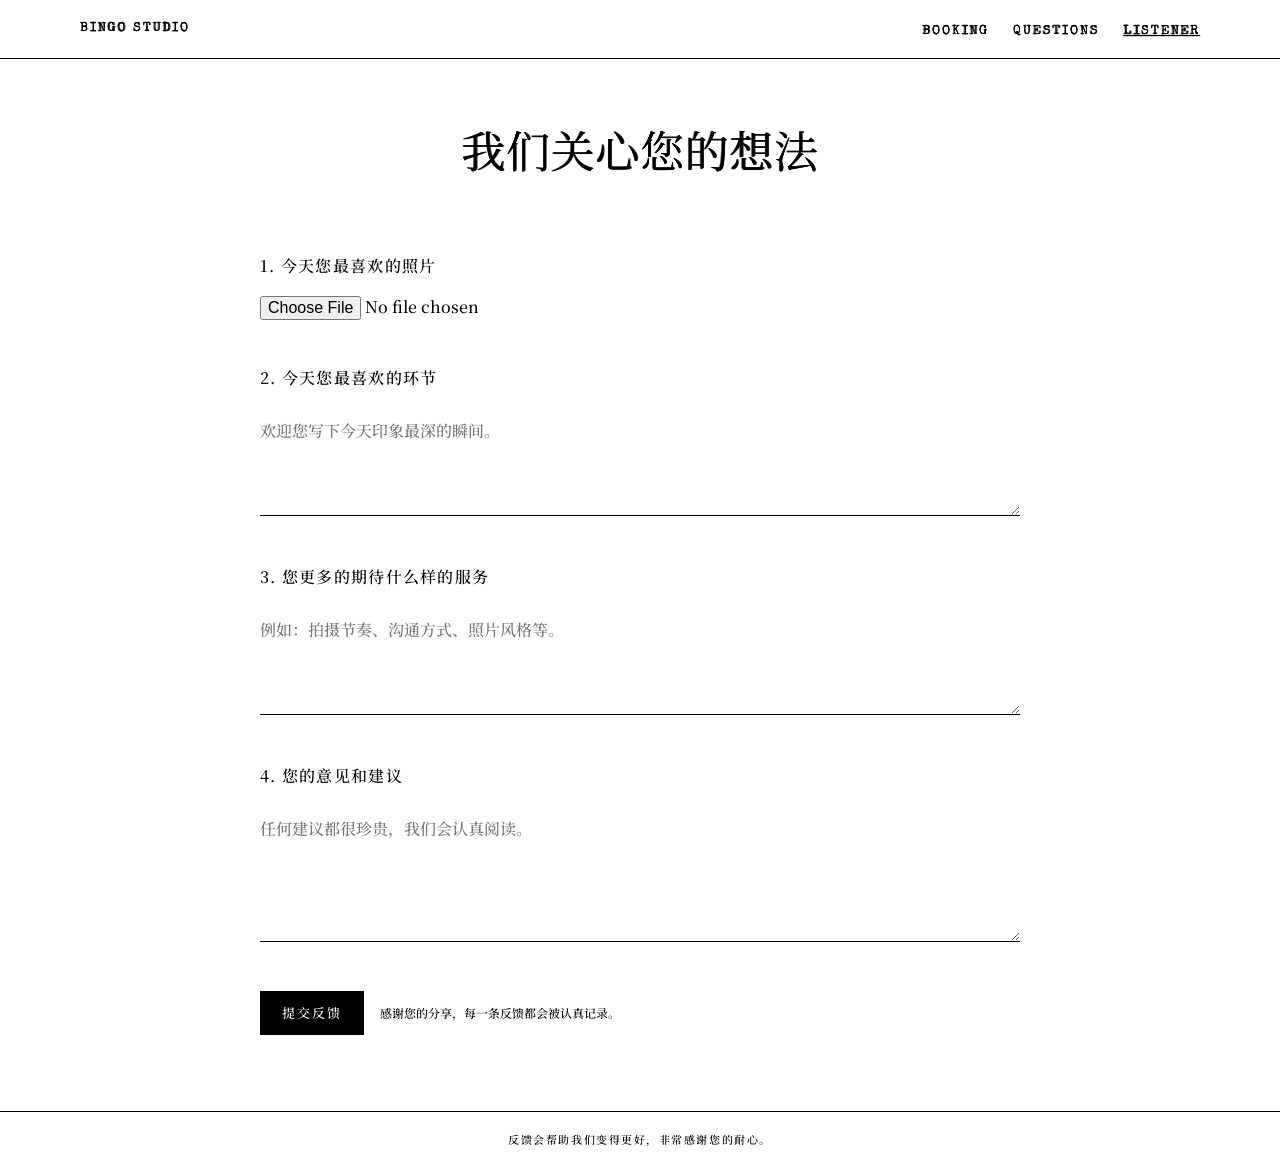
<file: about.html>
<!DOCTYPE html>
<html lang="zh-CN">
  <head>
    <meta charset="UTF-8" />
    <meta
      name="viewport"
      content="width=device-width, initial-scale=1.0, viewport-fit=cover"
    />
    <title>Listener - 宠物拍摄预约</title>
    <link rel="stylesheet" href="styles.css" />
  </head>
  <body class="listener-page">
    <div class="page">
      <header class="site-header">
        <div class="container nav-inner">
          <a class="nav-left" href="index.html">BINGO STUDIO</a>
          <nav>
            <ul>
              <li><a href="booking.html">booking</a></li>
              <li><a href="faq.html">questions</a></li>
              <li><a href="about.html" class="active">listener</a></li>
            </ul>
          </nav>
        </div>
      </header>

      <main class="main">
        <div class="container">
          <section class="page-heading listener-heading">
            <h1 class="page-title">我们关心您的想法</h1>
          </section>

          <section class="form-section listener-form-section">
            <form
              id="listener-form"
              class="form-card listener-form-card"
              data-api="feedback"
              data-source="listener"
            >
              <div class="form-group">
                <label class="form-label" for="listener-photo">
                  1. 今天您最喜欢的照片
                </label>
                <input
                  type="file"
                  id="listener-photo"
                  name="listenerPhoto"
                  accept="image/*"
                />
              </div>

              <div class="form-group">
                <label class="form-label" for="listener-fav-part">
                  2. 今天您最喜欢的环节
                </label>
                <textarea
                  id="listener-fav-part"
                  name="listenerFavoritePart"
                  rows="3"
                  placeholder="欢迎您写下今天印象最深的瞬间。"
                ></textarea>
              </div>

              <div class="form-group">
                <label class="form-label" for="listener-expect-service">
                  3. 您更多的期待什么样的服务
                </label>
                <textarea
                  id="listener-expect-service"
                  name="listenerExpectedService"
                  rows="3"
                  placeholder="例如：拍摄节奏、沟通方式、照片风格等。"
                ></textarea>
              </div>

              <div class="form-group">
                <label class="form-label" for="listener-advice">
                  4. 您的意见和建议
                </label>
                <textarea
                  id="listener-advice"
                  name="listenerAdvice"
                  rows="4"
                  placeholder="任何建议都很珍贵，我们会认真阅读。"
                ></textarea>
              </div>

              <div class="form-actions">
                <button type="submit" class="btn">提交反馈</button>
                <div class="helper-text">感谢您的分享，每一条反馈都会被认真记录。</div>
              </div>
              <div class="form-message helper-text" aria-live="polite"></div>
            </form>
          </section>
        </div>
      </main>

      <footer class="site-footer">
        <div class="container">
          反馈会帮助我们变得更好，非常感谢您的耐心。
        </div>
      </footer>
    </div>
    <script src="feedback.js"></script>
  </body>
</html>
</file>
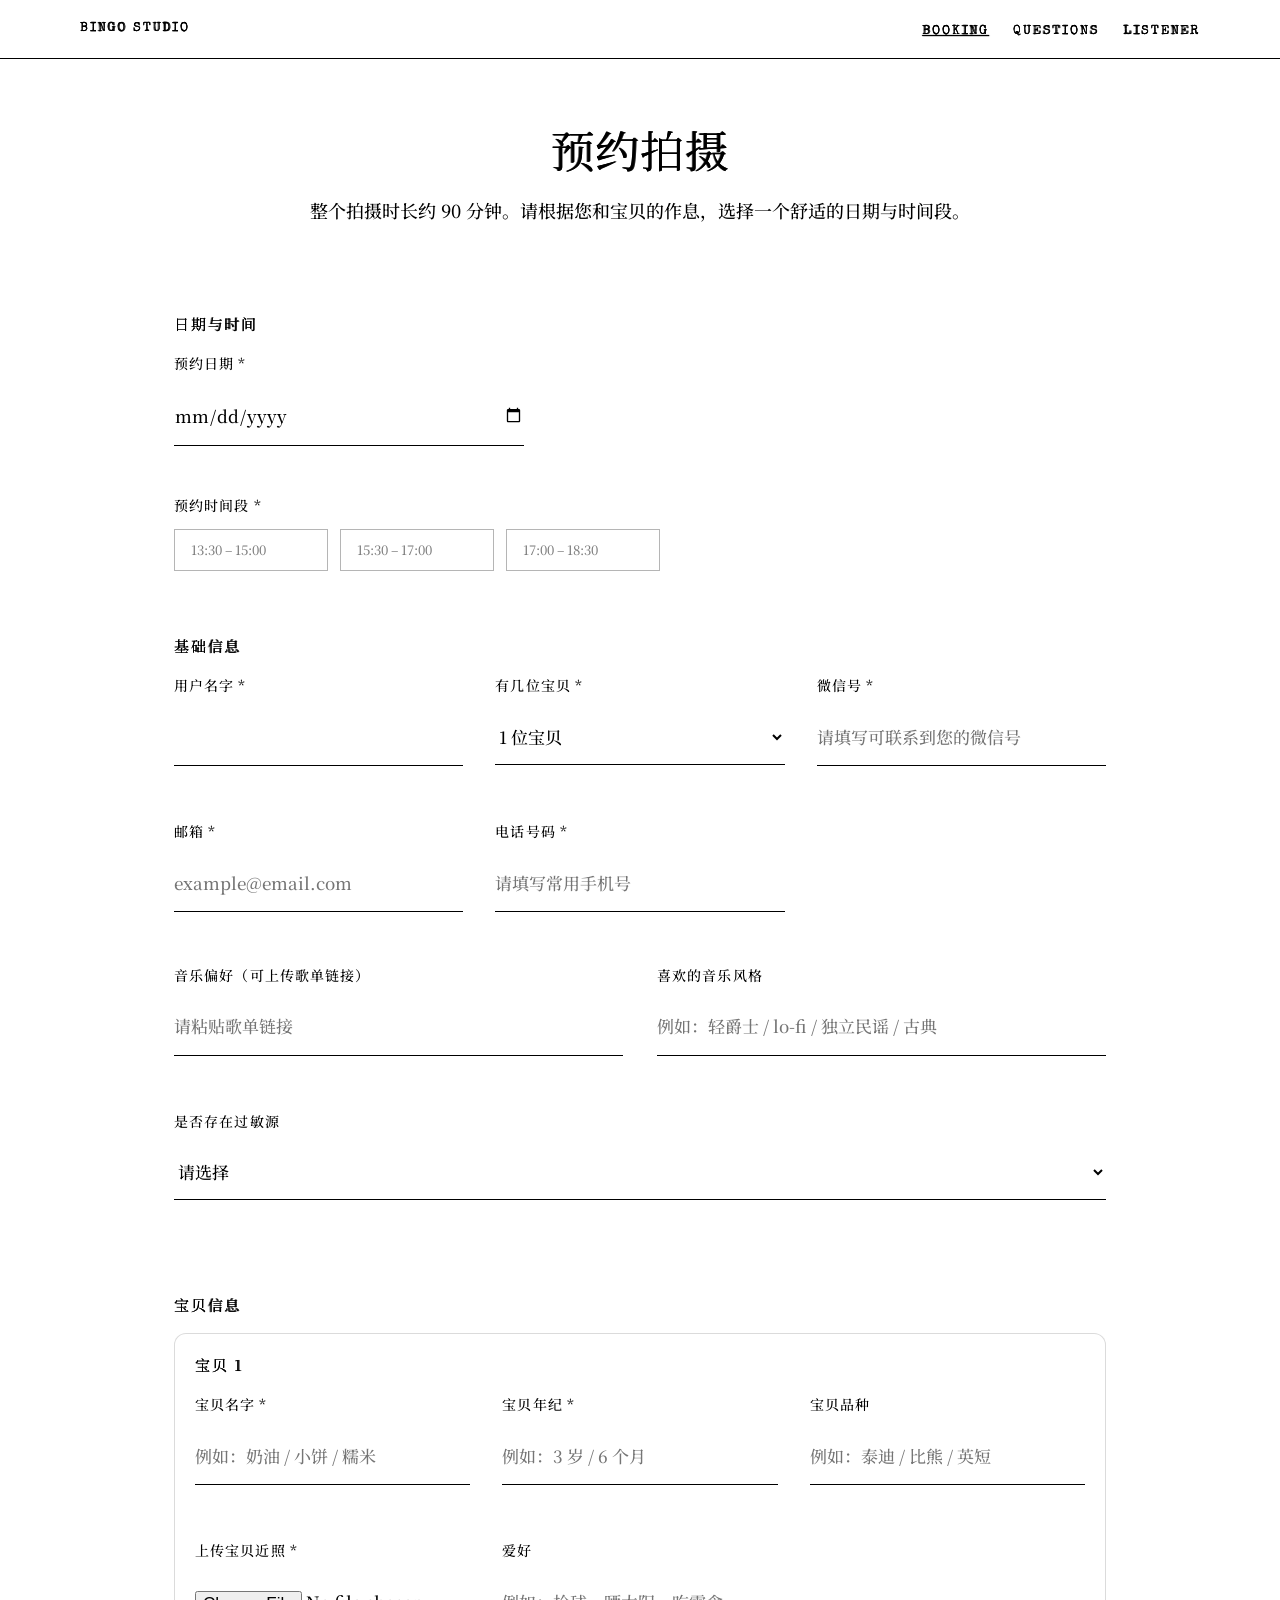
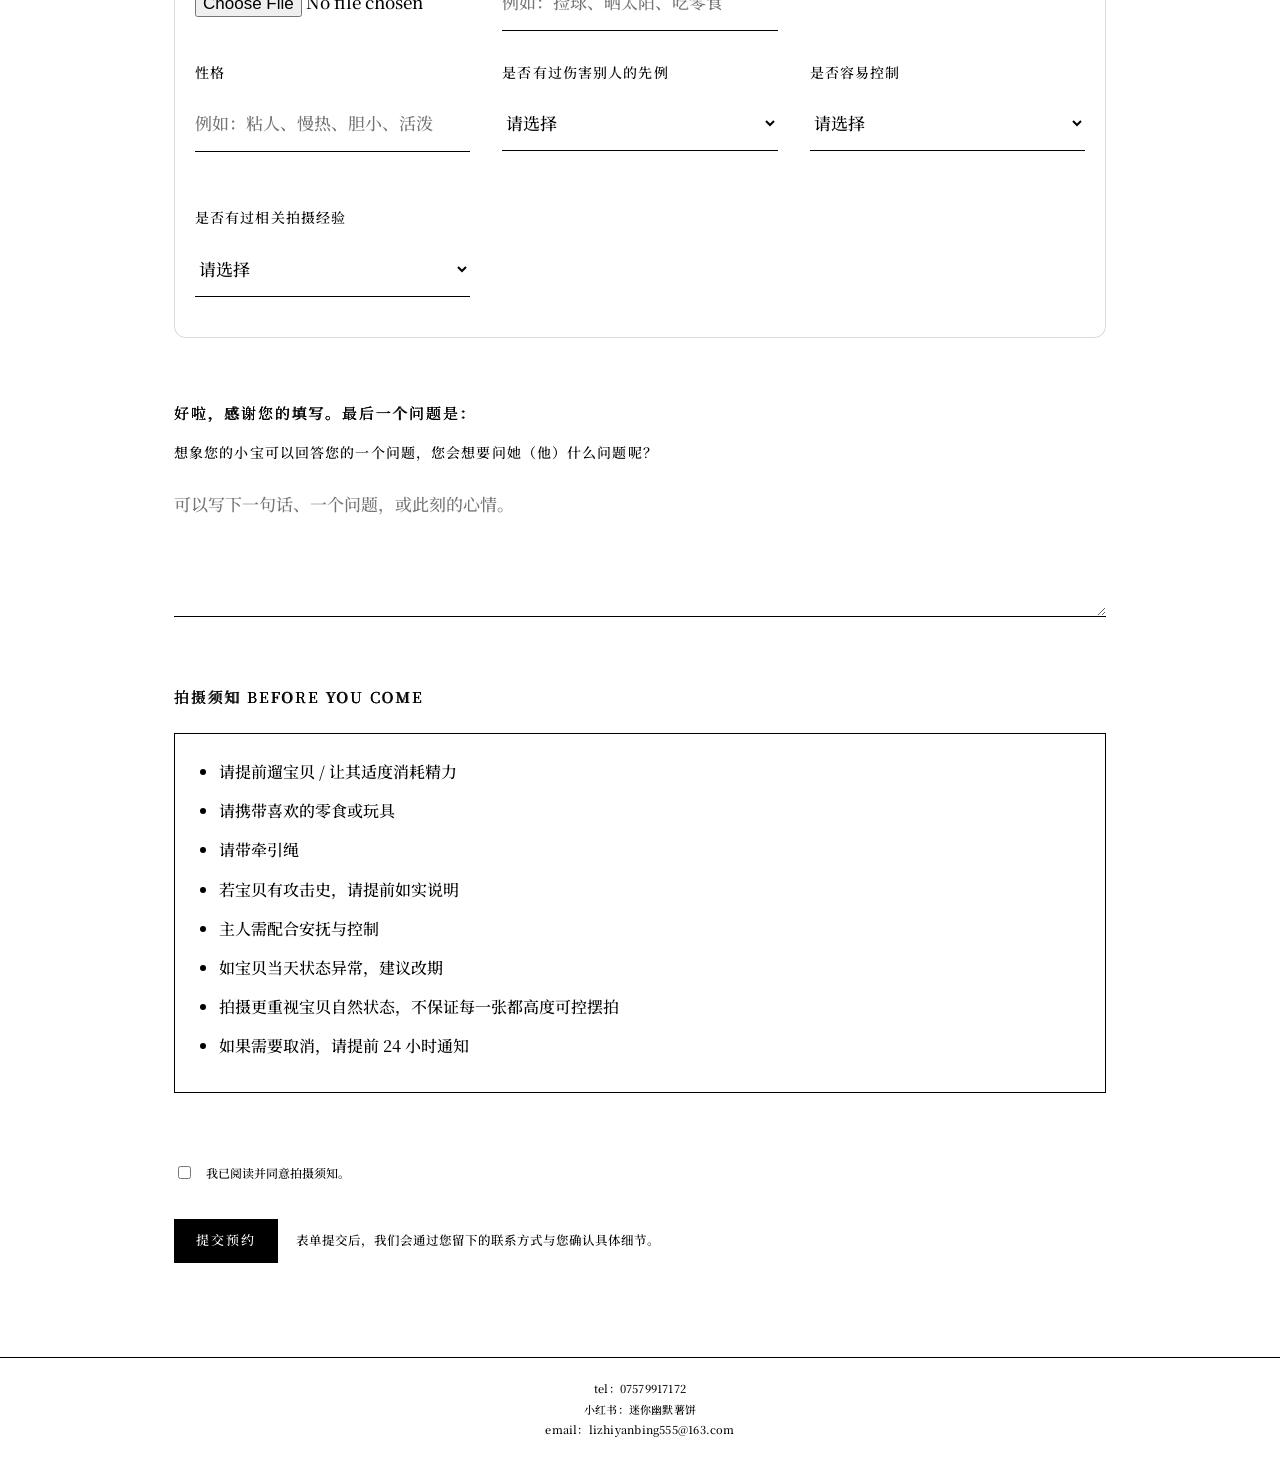
<file: booking.html>
<!DOCTYPE html>
<html lang="zh-CN">
  <head>
    <meta charset="UTF-8" />
    <meta
      name="viewport"
      content="width=device-width, initial-scale=1.0, viewport-fit=cover"
    />
    <title>预约拍摄 - 宠物拍摄预约</title>
    <link rel="stylesheet" href="styles.css" />
  </head>
  <body class="booking-page">
    <div class="page">
      <header class="site-header">
        <div class="container nav-inner">
          <a class="nav-left" href="index.html">BINGO STUDIO</a>
          <nav>
            <ul>
              <li><a href="booking.html" class="active">booking</a></li>
              <li><a href="faq.html">questions</a></li>
              <li><a href="about.html">listener</a></li>
            </ul>
          </nav>
        </div>
      </header>

      <main class="main">
        <div class="container">
          <section class="page-heading">
            <h1 class="page-title">预约拍摄</h1>
            <p class="page-description">
              整个拍摄时长约 90
              分钟。请根据您和宝贝的作息，选择一个舒适的日期与时间段。
            </p>
          </section>

          <section class="form-section">
            <form id="booking-form" class="form-card" novalidate>
              <section aria-labelledby="date-time-heading" class="form-group">
                <h2 id="date-time-heading" class="section-title">
                  日期与时间
                </h2>
                <div class="spacing-sm"></div>

                <div class="form-group-inline booking-date-row">
                  <div class="form-group">
                    <label class="form-label" for="date">
                      预约日期<span class="required">*</span>
                    </label>
                    <input
                      type="date"
                      id="date"
                      name="date"
                      required
                    />
                  </div>
                </div>

                <div class="spacing-sm"></div>

                <div class="form-group">
                  <label class="form-label">
                    预约时间段<span class="required">*</span>
                  </label>
                  <div id="time-slots" class="time-slots" role="radiogroup">
                    <!-- 由脚本渲染固定时间段 -->
                  </div>
                  <div
                    id="booking-unavailable-message"
                    class="error-text"
                    aria-live="polite"
                  ></div>
                  <input type="hidden" id="time" name="time" required />
                </div>
              </section>

              <div class="spacing-md"></div>

              <section aria-labelledby="basic-info-heading" class="form-group">
                <h2 id="basic-info-heading" class="section-title">
                  基础信息
                </h2>
                <div class="spacing-sm"></div>

                <div class="form-group-inline">
                  <div class="form-group">
                    <label class="form-label" for="owner-name">
                      用户名字<span class="required">*</span>
                    </label>
                    <input
                      type="text"
                      id="owner-name"
                      name="ownerName"
                      required
                    />
                  </div>
                  <div class="form-group">
                    <label class="form-label" for="baby-count">
                      有几位宝贝<span class="required">*</span>
                    </label>
                    <select id="baby-count" name="babyCount" required>
                      <option value="1">1 位宝贝</option>
                      <option value="2">2 位宝贝</option>
                    </select>
                  </div>
                  <div class="form-group">
                    <label class="form-label" for="wechat-id">
                      微信号<span class="required">*</span>
                    </label>
                    <input
                      type="text"
                      id="wechat-id"
                      name="wechatId"
                      placeholder="请填写可联系到您的微信号"
                      required
                    />
                  </div>
                  <div class="form-group">
                    <label class="form-label" for="email">
                      邮箱<span class="required">*</span>
                    </label>
                    <input
                      type="email"
                      id="email"
                      name="email"
                      placeholder="example@email.com"
                      required
                    />
                  </div>
                  <div class="form-group">
                    <label class="form-label" for="phone">
                      电话号码<span class="required">*</span>
                    </label>
                    <input
                      type="tel"
                      id="phone"
                      name="phone"
                      placeholder="请填写常用手机号"
                      required
                    />
                  </div>
                </div>

                <div class="spacing-sm"></div>

                <div class="form-group-inline booking-music-row">
                  <div class="form-group">
                    <label class="form-label" for="music-playlist">
                      音乐偏好（可上传歌单链接）
                    </label>
                    <input
                      type="text"
                      id="music-playlist"
                      name="musicPlaylist"
                      placeholder="请粘贴歌单链接"
                    />
                  </div>
                  <div class="form-group">
                    <label class="form-label" for="music-style">
                      喜欢的音乐风格
                    </label>
                    <input
                      type="text"
                      id="music-style"
                      name="musicStyle"
                      placeholder="例如：轻爵士 / lo-fi / 独立民谣 / 古典"
                    />
                  </div>
                </div>

                <div class="spacing-sm"></div>

                <div class="form-group-inline">
                  <div class="form-group">
                    <label class="form-label" for="allergy-status">
                      是否存在过敏源
                    </label>
                    <select id="allergy-status" name="allergyStatus">
                      <option value="">请选择</option>
                      <option value="no">没有，可跳过</option>
                      <option value="yes">有，需要填写</option>
                    </select>
                  </div>
                  <div class="form-group booking-allergy-detail" id="allergy-detail-wrap" hidden>
                    <label class="form-label" for="allergy-detail">
                      请填写过敏源
                    </label>
                    <input
                      type="text"
                      id="allergy-detail"
                      name="allergyDetail"
                      placeholder="例如：鸡肉 / 牛肉 / 花粉 / 灰尘"
                    />
                  </div>
                </div>
              </section>

              <div class="spacing-md"></div>

              <section
                aria-labelledby="pet-info-heading"
                class="form-group"
              >
                <h2 id="pet-info-heading" class="section-title">
                  宝贝信息
                </h2>
                <div class="spacing-sm"></div>

                <div id="baby-profiles" class="baby-profiles"></div>
              </section>

              <div class="spacing-md"></div>

              <section
                aria-labelledby="emotion-question-heading"
                class="form-group"
              >
                <h2 id="emotion-question-heading" class="section-title">
                  好啦，感谢您的填写。最后一个问题是：
                </h2>
                <div class="spacing-sm"></div>

                <label class="form-label" for="emotion-question">
                  想象您的小宝可以回答您的一个问题，您会想要问她（他）什么问题呢？
                </label>
                <textarea
                  id="emotion-question"
                  name="emotionQuestion"
                  rows="4"
                  placeholder="可以写下一句话、一个问题，或此刻的心情。"
                ></textarea>
              </section>

              <div class="spacing-md"></div>

              <section
                aria-labelledby="notice-heading"
                class="form-group"
              >
                <h2 id="notice-heading" class="section-title">
                  拍摄须知 Before You Come
                </h2>
                <div class="spacing-sm"></div>

                <article class="notice-card">
                  <ul class="notice-list">
                    <li>请提前遛宝贝 / 让其适度消耗精力</li>
                    <li>请携带喜欢的零食或玩具</li>
                    <li>请带牵引绳</li>
                    <li>若宝贝有攻击史，请提前如实说明</li>
                    <li>主人需配合安抚与控制</li>
                    <li>如宝贝当天状态异常，建议改期</li>
                    <li>
                      拍摄更重视宝贝自然状态，不保证每一张都高度可控摆拍
                    </li>
                    <li>如果需要取消，请提前 24 小时通知</li>
                  </ul>
                </article>
              </section>

              <div class="spacing-md"></div>

              <section class="form-group">
                <div class="consent-row">
                  <input
                    type="checkbox"
                    id="consent"
                    name="consent"
                    required
                  />
                  <label class="consent-text" for="consent">
                    我已阅读并同意拍摄须知。
                  </label>
                </div>
                <div
                  id="consent-error"
                  class="error-text"
                  aria-live="polite"
                ></div>
              </section>

              <div class="form-actions">
                <button
                  type="submit"
                  class="btn"
                  id="submit-button"
                >
                  提交预约
                </button>
                <div class="helper-text">
                  表单提交后，我们会通过您留下的联系方式与您确认具体细节。
                </div>
              </div>

              <div
                id="form-message"
                class="helper-text"
                aria-live="polite"
              ></div>
            </form>
          </section>
        </div>
      </main>

      <footer class="site-footer">
        <div class="container booking-contact">
          <div>tel：07579917172</div>
          <div>小红书：迷你幽默薯饼</div>
          <div>email：lizhiyanbing555@163.com</div>
        </div>
      </footer>
    </div>

    <script src="booking.js"></script>
  </body>
</html>
</file>
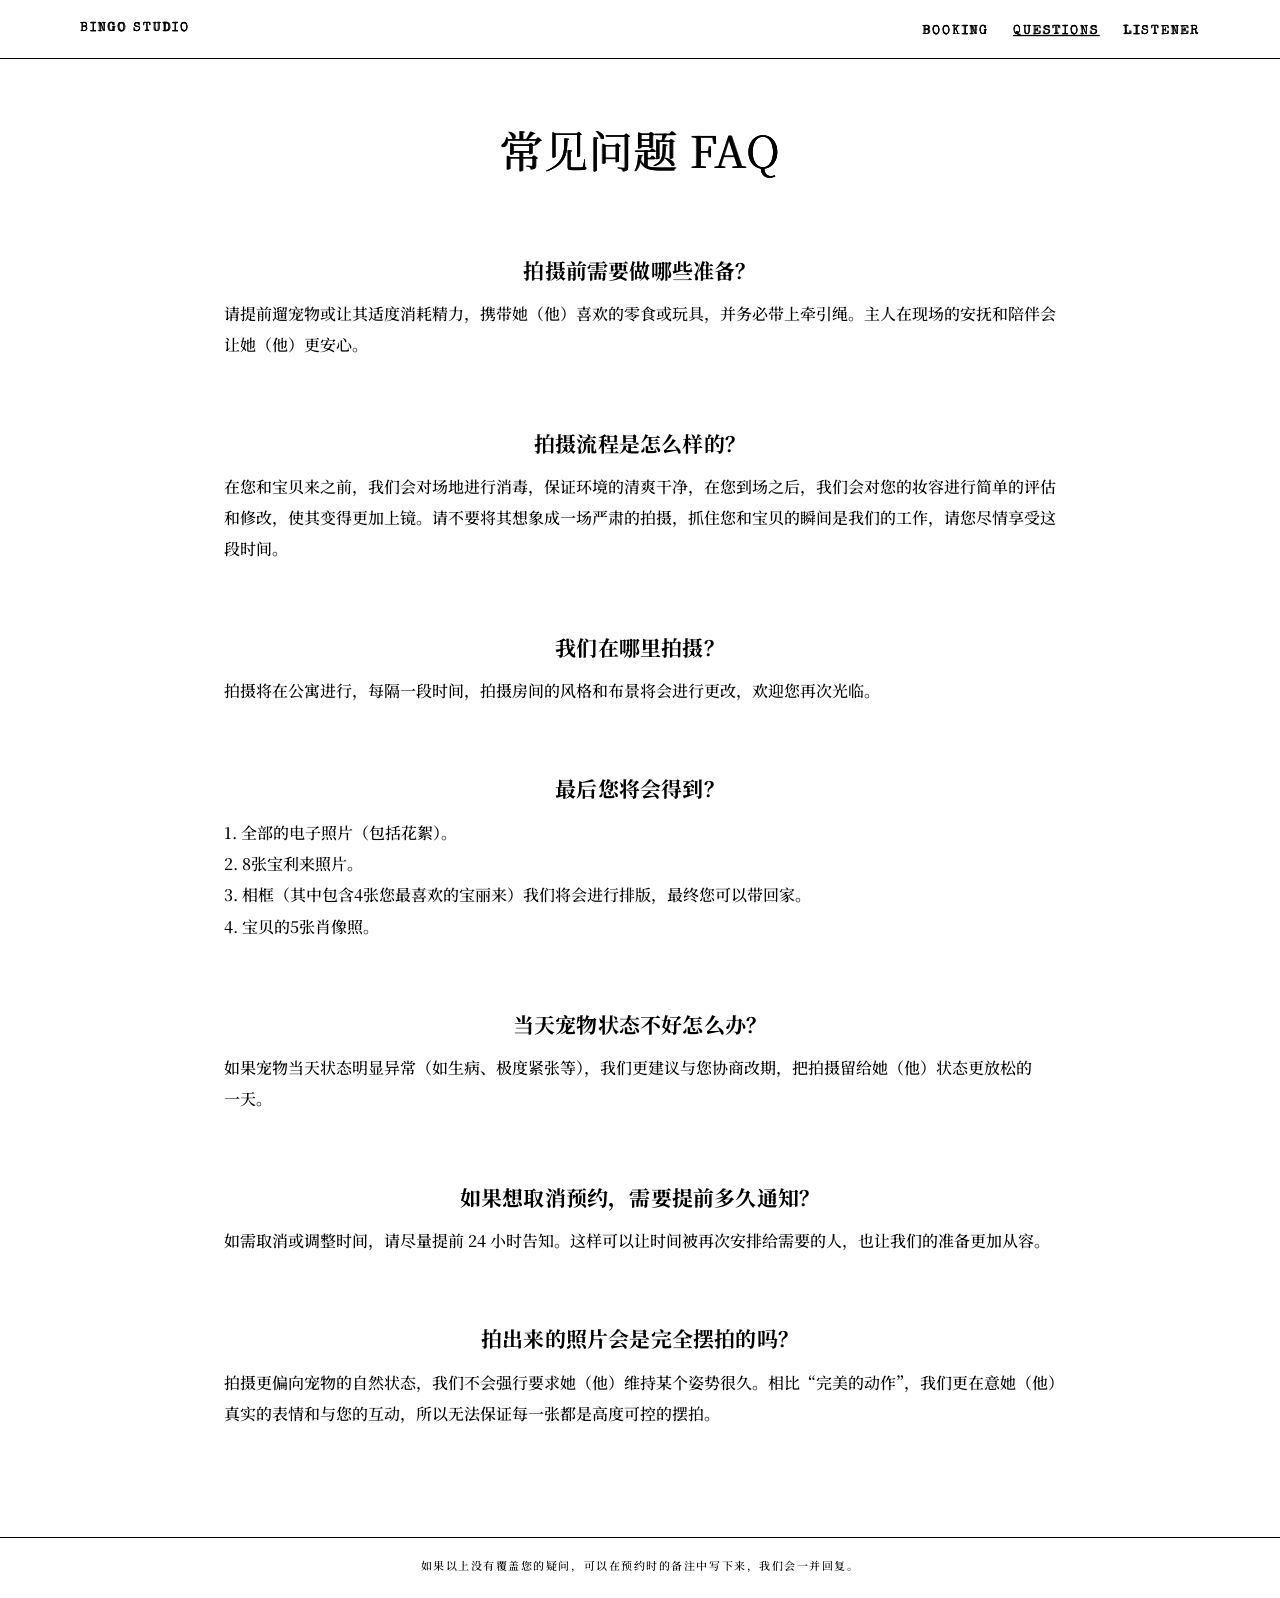
<file: faq.html>
<!DOCTYPE html>
<html lang="zh-CN">
  <head>
    <meta charset="UTF-8" />
    <meta
      name="viewport"
      content="width=device-width, initial-scale=1.0, viewport-fit=cover"
    />
    <title>常见问题 - 宠物拍摄预约</title>
    <link rel="stylesheet" href="styles.css" />
  </head>
  <body class="faq-page">
    <div class="page">
      <header class="site-header">
        <div class="container nav-inner">
          <a class="nav-left" href="index.html">BINGO STUDIO</a>
          <nav>
            <ul>
              <li><a href="booking.html">booking</a></li>
              <li><a href="faq.html" class="active">questions</a></li>
              <li><a href="about.html">listener</a></li>
            </ul>
          </nav>
        </div>
      </header>

      <main class="main">
        <div class="container">
          <section class="page-heading">
            <h1 class="page-title">常见问题 FAQ</h1>
          </section>

          <section class="form-section">
            <ul class="faq-list">
              <li class="faq-item">
                <div class="faq-question">拍摄前需要做哪些准备？</div>
                <div class="faq-answer">
                  请提前遛宠物或让其适度消耗精力，携带她（他）喜欢的零食或玩具，并务必带上牵引绳。主人在现场的安抚和陪伴会让她（他）更安心。
                </div>
              </li>
              <li class="faq-item">
                <div class="faq-question">拍摄流程是怎么样的？</div>
                <div class="faq-answer">
                  在您和宝贝来之前，我们会对场地进行消毒，保证环境的清爽干净，在您到场之后，我们会对您的妆容进行简单的评估和修改，使其变得更加上镜。请不要将其想象成一场严肃的拍摄，抓住您和宝贝的瞬间是我们的工作，请您尽情享受这段时间。
                </div>
              </li>
              <li class="faq-item">
                <div class="faq-question">我们在哪里拍摄？</div>
                <div class="faq-answer">
                  拍摄将在公寓进行，每隔一段时间，拍摄房间的风格和布景将会进行更改，欢迎您再次光临。
                </div>
              </li>
              <li class="faq-item">
                <div class="faq-question">最后您将会得到？</div>
                <div class="faq-answer">
                  1. 全部的电子照片（包括花絮）。<br />
                  2. 8张宝利来照片。<br />
                  3.
                  相框（其中包含4张您最喜欢的宝丽来）我们将会进行排版，最终您可以带回家。<br />
                  4. 宝贝的5张肖像照。
                </div>
              </li>

              <li class="faq-item">
                <div class="faq-question">当天宠物状态不好怎么办？</div>
                <div class="faq-answer">
                  如果宠物当天状态明显异常（如生病、极度紧张等），我们更建议与您协商改期，把拍摄留给她（他）状态更放松的一天。
                </div>
              </li>

              <li class="faq-item">
                <div class="faq-question">如果想取消预约，需要提前多久通知？</div>
                <div class="faq-answer">
                  如需取消或调整时间，请尽量提前 24 小时告知。这样可以让时间被再次安排给需要的人，也让我们的准备更加从容。
                </div>
              </li>

              <li class="faq-item">
                <div class="faq-question">拍出来的照片会是完全摆拍的吗？</div>
                <div class="faq-answer">
                  拍摄更偏向宠物的自然状态，我们不会强行要求她（他）维持某个姿势很久。相比“完美的动作”，我们更在意她（他）真实的表情和与您的互动，所以无法保证每一张都是高度可控的摆拍。
                </div>
              </li>
            </ul>
          </section>
        </div>
      </main>

      <footer class="site-footer">
        <div class="container">
          如果以上没有覆盖您的疑问，可以在预约时的备注中写下来，我们会一并回复。
        </div>
      </footer>
    </div>
  </body>
</html>
</file>
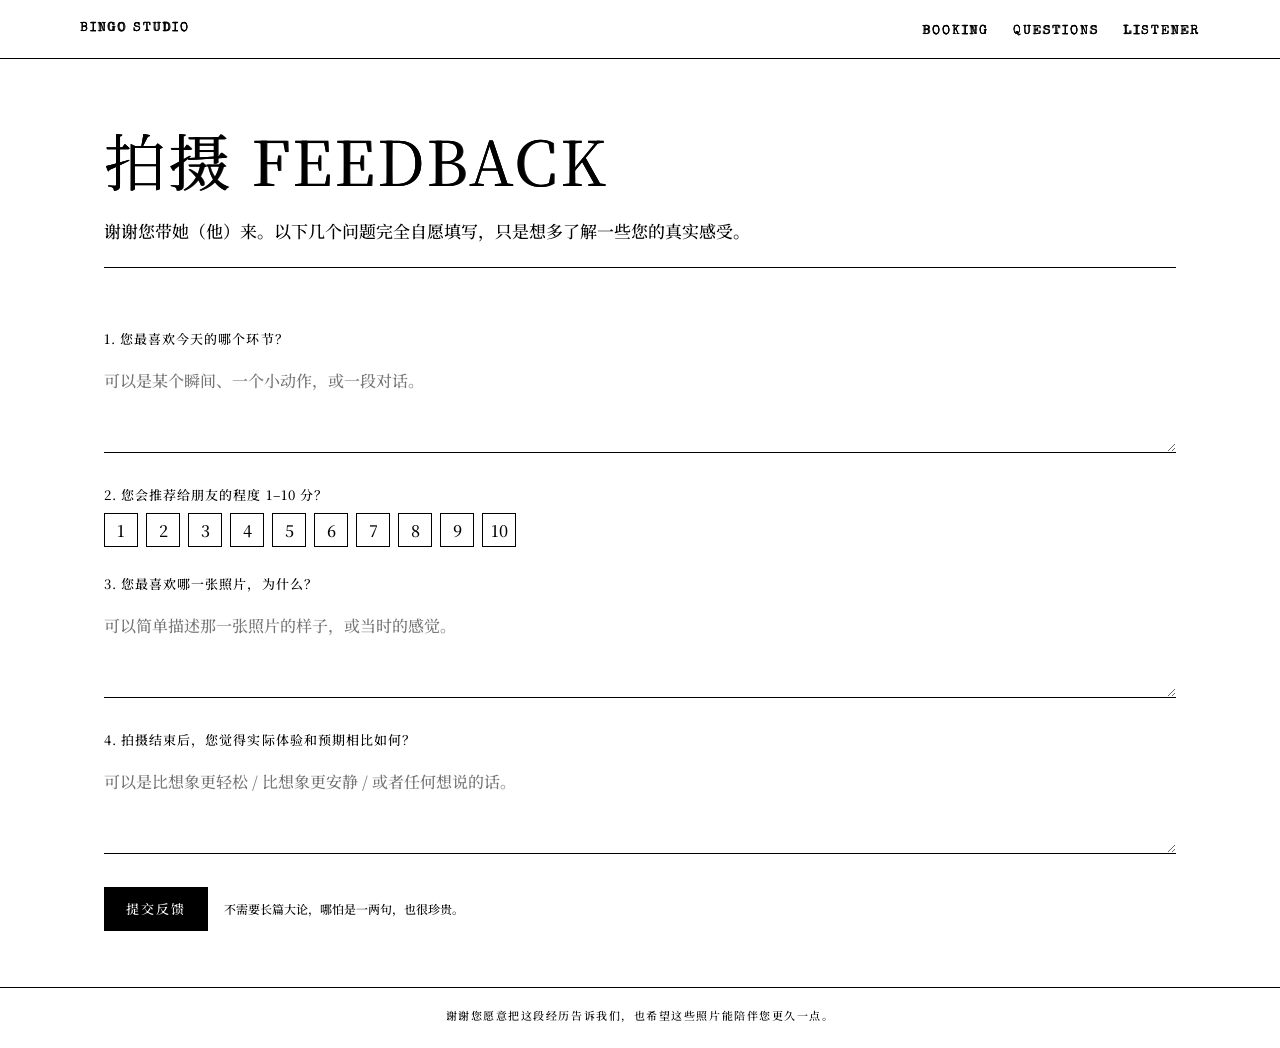
<file: feedback.html>
<!DOCTYPE html>
<html lang="zh-CN">
  <head>
    <meta charset="UTF-8" />
    <meta
      name="viewport"
      content="width=device-width, initial-scale=1.0, viewport-fit=cover"
    />
    <title>拍摄反馈 - 宠物拍摄预约</title>
    <link rel="stylesheet" href="styles.css" />
  </head>
  <body>
    <div class="page">
      <header class="site-header">
        <div class="container nav-inner">
          <a class="nav-left" href="index.html">BINGO STUDIO</a>
          <nav>
            <ul>
              <li><a href="booking.html">booking</a></li>
              <li><a href="faq.html">questions</a></li>
              <li><a href="about.html">listener</a></li>
            </ul>
          </nav>
        </div>
      </header>

      <main class="main">
        <div class="container">
          <section class="page-heading">
            <h1 class="page-title">拍摄 Feedback</h1>
            <p class="page-description">
              谢谢您带她（他）来。以下几个问题完全自愿填写，只是想多了解一些您的真实感受。
            </p>
          </section>

          <section class="form-section">
            <form id="feedback-form" class="form-card" data-api="feedback" data-source="feedback">
              <div class="form-group">
                <label class="form-label" for="fav-part">
                  1. 您最喜欢今天的哪个环节？
                </label>
                <textarea
                  id="fav-part"
                  name="favPart"
                  rows="3"
                  placeholder="可以是某个瞬间、一个小动作，或一段对话。"
                ></textarea>
              </div>

              <div class="form-group">
                <label class="form-label">
                  2. 您会推荐给朋友的程度 1–10 分？
                </label>
                <div
                  class="rating-options"
                  id="recommend-rating"
                  aria-label="推荐程度 1-10 分"
                >
                  <!-- 简单的 1-10 评分 -->
                  <button type="button" class="rating-option" data-value="1">
                    1
                  </button>
                  <button type="button" class="rating-option" data-value="2">
                    2
                  </button>
                  <button type="button" class="rating-option" data-value="3">
                    3
                  </button>
                  <button type="button" class="rating-option" data-value="4">
                    4
                  </button>
                  <button type="button" class="rating-option" data-value="5">
                    5
                  </button>
                  <button type="button" class="rating-option" data-value="6">
                    6
                  </button>
                  <button type="button" class="rating-option" data-value="7">
                    7
                  </button>
                  <button type="button" class="rating-option" data-value="8">
                    8
                  </button>
                  <button type="button" class="rating-option" data-value="9">
                    9
                  </button>
                  <button type="button" class="rating-option" data-value="10">
                    10
                  </button>
                </div>
                <input type="hidden" name="rating" id="rating-value" />
              </div>

              <div class="form-group">
                <label class="form-label" for="fav-photo">
                  3. 您最喜欢哪一张照片，为什么？
                </label>
                <textarea
                  id="fav-photo"
                  name="favPhoto"
                  rows="3"
                  placeholder="可以简单描述那一张照片的样子，或当时的感觉。"
                ></textarea>
              </div>

              <div class="form-group">
                <label class="form-label" for="compare-expect">
                  4. 拍摄结束后，您觉得实际体验和预期相比如何？
                </label>
                <textarea
                  id="compare-expect"
                  name="compareExpect"
                  rows="3"
                  placeholder="可以是比想象更轻松 / 比想象更安静 / 或者任何想说的话。"
                ></textarea>
              </div>

              <div class="form-actions">
                <button type="submit" class="btn">提交反馈</button>
                <div class="helper-text">
                  不需要长篇大论，哪怕是一两句，也很珍贵。
                </div>
              </div>
              <div class="form-message helper-text" aria-live="polite"></div>
            </form>
          </section>
        </div>
      </main>

      <footer class="site-footer">
        <div class="container">
          谢谢您愿意把这段经历告诉我们，也希望这些照片能陪伴您更久一点。
        </div>
      </footer>
    </div>

    <script src="feedback.js"></script>
  </body>
</html>
</file>
<file: styles.css>
@import url("https://fonts.googleapis.com/css2?family=Special+Elite&display=swap");
@import url("https://fonts.googleapis.com/css2?family=Noto+Serif+SC:wght@400;500;600&display=swap");

*,
*::before,
*::after {
  box-sizing: border-box;
}

:root {
  --zh-font: "Noto Serif SC", "Songti SC", "STSong", "Source Han Serif SC",
    "SimSun", serif;
  --hand-font: "Special Elite", "Courier Prime", "PingFang SC",
    "Hiragino Sans GB", "Microsoft YaHei", "Noto Sans SC", serif;
  --chalk-shadow-soft: 0.25px 0.25px 0 rgba(0, 0, 0, 0.78),
    -0.2px -0.12px 0 rgba(0, 0, 0, 0.66), 0.25px -0.15px 0 rgba(0, 0, 0, 0.34);
  --chalk-shadow-strong: 0.35px 0.35px 0 rgba(0, 0, 0, 0.88),
    -0.28px -0.2px 0 rgba(0, 0, 0, 0.72), 0.32px -0.2px 0 rgba(0, 0, 0, 0.42);
}

body {
  margin: 0;
  background: #fff;
  color: #000;
  font-family: var(--zh-font);
  line-height: 1.45;
  font-weight: 500;
  -webkit-font-smoothing: antialiased;
  text-rendering: optimizeLegibility;
}

a,
button,
input,
select,
textarea {
  color: inherit;
  font: inherit;
  font-family: inherit;
}

/* Keep English UI labels in typewriter style */
.home-toggle,
.home-brand,
.home-edge,
.nav-left,
nav a,
.custom-cursor {
  font-family: var(--hand-font);
}

/* Admin */
.admin-page .page-description {
  max-width: 680px;
  margin: 0 auto;
  text-align: center;
}

.admin-stats {
  display: grid;
  grid-template-columns: repeat(3, minmax(0, 1fr));
  gap: 16px;
  margin-bottom: 26px;
}

.admin-stat-card {
  border: 1px solid rgba(0, 0, 0, 0.22);
  padding: 16px;
  background: rgba(255, 255, 255, 0.92);
}

.admin-stat-label {
  font-size: 12px;
  letter-spacing: 0.08em;
  text-transform: uppercase;
  margin-bottom: 10px;
}

.admin-stat-value {
  font-size: clamp(18px, 2.8vw, 28px);
  line-height: 1.2;
}

.admin-grid {
  display: grid;
  grid-template-columns: repeat(2, minmax(0, 1fr));
  gap: 18px;
}

.admin-card {
  border: 1px solid rgba(0, 0, 0, 0.22);
  padding: 16px;
  min-height: 420px;
  background: rgba(255, 255, 255, 0.92);
}

.admin-list {
  display: flex;
  flex-direction: column;
  gap: 14px;
}

.admin-item {
  border-top: 1px solid rgba(0, 0, 0, 0.15);
  padding-top: 12px;
}

.admin-item-title {
  font-weight: 600;
  margin-bottom: 8px;
}

.admin-item-meta {
  font-size: 14px;
  line-height: 1.7;
  word-break: break-word;
}

.admin-sublist {
  margin: 8px 0 0;
  padding-left: 18px;
}

@media (max-width: 900px) {
  .admin-stats {
    grid-template-columns: 1fr;
  }

  .admin-grid {
    grid-template-columns: 1fr;
  }
}

h1,
h2,
h3,
.home-brand,
.home-toggle,
.home-edge,
.overlay-title,
.page-title,
.section-title,
.nav-left,
nav a {
  font-style: normal;
  font-weight: 400;
  text-shadow: var(--chalk-shadow-soft);
}

a {
  text-decoration: none;
}

img {
  display: block;
  max-width: 100%;
}

button {
  background: transparent;
  border: 0;
  padding: 0;
}

.page {
  min-height: 100vh;
  display: flex;
  flex-direction: column;
}

.container {
  width: 100%;
  max-width: 1120px;
  margin: 0 auto;
  padding: 0 24px;
}

.main {
  flex: 1;
}

header.site-header {
  position: sticky;
  top: 0;
  z-index: 20;
  background: rgba(255, 255, 255, 0.96);
  border-bottom: 1px solid #000;
}

.nav-inner {
  display: flex;
  align-items: center;
  justify-content: space-between;
  padding: 16px 0;
}

.nav-left,
nav a {
  font-size: 13px;
  letter-spacing: 0.14em;
  text-transform: uppercase;
}

nav ul {
  list-style: none;
  display: flex;
  gap: 24px;
  margin: 0;
  padding: 0;
}

nav a {
  position: relative;
}

nav a.active,
nav a:hover {
  text-decoration: underline;
}

.page-heading {
  padding: 56px 0 24px;
  border-bottom: 1px solid #000;
}

.page-title {
  margin: 0;
  font-size: clamp(30px, 6vw, 62px);
  letter-spacing: 0.04em;
  text-transform: uppercase;
}

.page-description {
  max-width: 720px;
  margin: 14px 0 0;
  font-size: 17px;
}

.form-section,
.section {
  padding: 36px 0 56px;
}

.section-header {
  margin-bottom: 28px;
}

.section-title {
  margin: 0;
  font-size: 14px;
  letter-spacing: 0.18em;
  text-transform: uppercase;
}

.section-subtitle {
  max-width: 780px;
  margin: 12px 0 0;
  font-size: 17px;
}

.services-grid {
  display: grid;
  grid-template-columns: repeat(2, minmax(0, 1fr));
  gap: 0;
  border-top: 1px solid #000;
}

.service-card {
  min-height: 180px;
  padding: 20px 16px 24px;
  border-right: 1px solid #000;
  border-bottom: 1px solid #000;
}

.service-card:nth-child(2n) {
  border-right: 0;
}

.service-label {
  font-size: 12px;
  letter-spacing: 0.18em;
  text-transform: uppercase;
  margin-bottom: 18px;
}

.service-main {
  margin-bottom: 8px;
  font-size: 28px;
}

.service-note {
  max-width: 28ch;
  font-size: 15px;
}

.form-card {
  padding: 26px 0 0;
}

.form-group {
  margin-bottom: 28px;
}

.form-group-inline {
  display: grid;
  grid-template-columns: repeat(auto-fit, minmax(220px, 1fr));
  gap: 18px 24px;
}

label.form-label {
  display: block;
  margin-bottom: 8px;
  font-size: 13px;
  letter-spacing: 0.08em;
}

label.form-label span.required {
  margin-left: 4px;
}

input[type="text"],
input[type="number"],
input[type="date"],
input[type="email"],
input[type="tel"],
select,
textarea {
  width: 100%;
  border: 0;
  border-bottom: 1px solid #000;
  border-radius: 0;
  background: transparent;
  padding: 12px 0;
  font-size: 16px;
}

input[type="text"]:focus,
input[type="number"]:focus,
input[type="date"]:focus,
input[type="email"]:focus,
input[type="tel"]:focus,
select:focus,
textarea:focus {
  outline: none;
  border-bottom-width: 2px;
}

textarea {
  min-height: 96px;
  resize: vertical;
}

.field-hint,
.helper-text,
.error-text,
.consent-text {
  font-size: 12px;
  line-height: 1.5;
}

.error-text {
  color: #c62828;
}

.form-message-error {
  color: #b42318;
  font-weight: 600;
}

.form-message-success {
  color: #1f6b3a;
  font-weight: 600;
}

.time-slots {
  display: flex;
  flex-wrap: wrap;
  gap: 10px;
}

.time-slot {
  min-width: 148px;
  padding: 10px 14px;
  border: 1px solid #000;
  font-size: 13px;
  text-align: left;
  cursor: pointer;
}

.time-slot.selected {
  background: #000;
  color: #fff;
}

.time-slot.disabled {
  color: #7f7f7f;
  border-color: #b5b5b5;
}

.notice-card,
.placeholder-card {
  padding: 18px 18px 16px;
  border: 1px solid #000;
}

.notice-title {
  margin-bottom: 12px;
  font-size: 12px;
  letter-spacing: 0.16em;
  text-transform: uppercase;
}

.notice-list {
  margin: 0;
  padding-left: 18px;
}

.notice-list li {
  margin-bottom: 6px;
}

.consent-row {
  display: flex;
  align-items: flex-start;
  gap: 8px;
}

.form-actions {
  display: flex;
  flex-wrap: wrap;
  gap: 16px;
  align-items: center;
  margin-top: 28px;
}

.btn {
  display: inline-flex;
  align-items: center;
  justify-content: center;
  min-height: 44px;
  padding: 0 22px;
  background: #000;
  color: #fff;
  font-size: 13px;
  letter-spacing: 0.16em;
  text-transform: uppercase;
  cursor: pointer;
}

.faq-list {
  list-style: none;
  margin: 0;
  padding: 0;
  border-top: 1px solid #000;
}

.faq-item {
  padding: 18px 0;
  border-bottom: 1px solid #000;
}

.faq-question {
  margin-bottom: 8px;
  font-size: 18px;
}

.faq-answer {
  max-width: 760px;
  font-size: 15px;
}

.rating-options {
  display: flex;
  flex-wrap: wrap;
  gap: 8px;
}

.rating-option {
  width: 34px;
  height: 34px;
  border: 1px solid #000;
  display: inline-flex;
  align-items: center;
  justify-content: center;
  cursor: pointer;
}

.rating-option.selected {
  background: #000;
  color: #fff;
}

footer.site-footer {
  padding: 20px 0 24px;
  border-top: 1px solid #000;
  font-size: 11px;
  letter-spacing: 0.14em;
  text-transform: uppercase;
  text-align: center;
}

.spacing-sm {
  height: 12px;
}

.spacing-md {
  height: 20px;
}

.spacing-lg {
  height: 32px;
}

/* Booking page spacing */
.booking-page .main .container {
  max-width: 980px;
}

.booking-page .page-heading {
  padding: 64px 0 26px;
  border-bottom: 0;
  text-align: center;
}

.booking-page .page-title {
  font-size: clamp(30px, 4.2vw, 44px);
  line-height: 1.2;
  letter-spacing: 0.015em;
  margin-left: auto;
  margin-right: auto;
}

.booking-page .page-description {
  margin-top: 18px;
  max-width: 800px;
  font-size: 18px;
  line-height: 1.86;
  margin-left: auto;
  margin-right: auto;
  text-align: center;
}

.booking-page .form-section {
  padding: 52px 0 84px;
}

.booking-page .form-card {
  padding-top: 8px;
}

.booking-page .section-title {
  font-size: 15px;
  line-height: 1.4;
  letter-spacing: 0.12em;
}

.booking-page .form-group {
  margin-bottom: 30px;
}

.booking-page .form-group-inline {
  gap: 24px 32px;
}

.booking-page .booking-date-row {
  max-width: 350px;
  justify-content: start;
}

.booking-page .booking-music-row {
  margin-top: 4px;
  margin-bottom: 6px;
  gap: 26px 34px;
}

.booking-page .baby-profiles .section-title {
  margin-bottom: 0;
}

.booking-page .baby-card {
  padding: 20px 20px 10px;
  border: 1px solid rgba(0, 0, 0, 0.14);
  border-radius: 12px;
  background: rgba(255, 255, 255, 0.55);
}

.booking-page label.form-label {
  margin-bottom: 12px;
  font-size: 14px;
  line-height: 1.62;
}

.booking-page input[type="text"],
.booking-page input[type="number"],
.booking-page input[type="date"],
.booking-page input[type="email"],
.booking-page input[type="tel"],
.booking-page input[type="file"],
.booking-page select,
.booking-page textarea {
  padding: 14px 0;
  font-size: 17px;
  line-height: 1.65;
}

.booking-page .field-hint,
.booking-page .helper-text,
.booking-page .error-text {
  margin-top: 10px;
  font-size: 12.5px;
  line-height: 1.72;
}

.booking-page .consent-text {
  margin-top: 0;
  line-height: 1.68;
}

.booking-page .notice-card {
  margin-top: 8px;
  padding: 24px 26px 20px;
}

.booking-page .notice-list li {
  margin-bottom: 12px;
  line-height: 1.7;
}

.booking-page .consent-row {
  align-items: center;
  gap: 12px;
  margin-top: 6px;
}

.booking-page .form-actions {
  margin-top: 36px;
  display: grid;
  grid-template-columns: auto minmax(280px, 1fr);
  column-gap: 18px;
  row-gap: 8px;
  align-items: center;
}

.booking-page .form-actions .helper-text {
  margin: 0;
  max-width: 560px;
  line-height: 1.7;
}

@media (max-width: 760px) {
  .booking-page .form-actions {
    grid-template-columns: 1fr;
    row-gap: 10px;
    align-items: start;
  }
}

.booking-page .spacing-sm {
  height: 18px;
}

.booking-page .spacing-md {
  height: 34px;
}

.booking-page .time-slots {
  gap: 12px;
}

.booking-page .time-slot {
  min-width: 154px;
  padding: 11px 16px;
}

.booking-page .field-error {
  border-bottom-color: #c62828 !important;
  background: rgba(198, 40, 40, 0.06);
}

.booking-page .form-group.field-error-group label.form-label {
  color: #c62828;
}

.booking-page .form-group.field-error-group {
  background: rgba(198, 40, 40, 0.04);
  border-radius: 4px;
  padding: 6px 8px;
  margin-left: -8px;
  margin-right: -8px;
}

.booking-page input[type="file"].field-error {
  outline: 1px solid #c62828;
  outline-offset: 4px;
}

.booking-page .time-slots.field-error-box,
.booking-page .consent-row.field-error-box {
  outline: 1px solid #c62828;
  outline-offset: 6px;
  border-radius: 2px;
}

.booking-contact {
  text-transform: none;
  letter-spacing: 0.02em;
  line-height: 1.9;
}

/* FAQ page spacing and typography */
.faq-page .main .container {
  max-width: 940px;
}

.faq-page .page-heading {
  padding: 64px 0 26px;
  border-bottom: 0;
  text-align: center;
}

.faq-page .page-title {
  font-size: clamp(30px, 4.2vw, 44px);
  line-height: 1.2;
  letter-spacing: 0.015em;
  margin-left: auto;
  margin-right: auto;
}

.faq-page .page-description {
  margin-top: 16px;
  max-width: 50em;
  margin-left: auto;
  margin-right: auto;
  font-size: 18px;
  line-height: 1.9;
}

.faq-page .form-section {
  padding: 24px 0 70px;
}

.faq-page .faq-list {
  border-top: 0;
}

.faq-page .faq-item {
  padding: 28px 0 38px;
  border-bottom: 0;
}

.faq-page .faq-question {
  margin-bottom: 12px;
  max-width: 44em;
  margin-left: auto;
  margin-right: auto;
  text-align: center;
  font-size: 21px;
  font-weight: 700;
  line-height: 1.55;
  letter-spacing: 0.01em;
  text-wrap: pretty;
}

.faq-page .faq-answer {
  max-width: 52em;
  margin-left: auto;
  margin-right: auto;
  font-size: 16px;
  line-height: 1.95;
  text-wrap: pretty;
}

.faq-page .notice-card {
  margin-top: 10px;
  padding: 20px 0 0;
  border: 0;
}

.faq-page .notice-title {
  margin-bottom: 12px;
  font-size: 14px;
  letter-spacing: 0.08em;
  text-transform: none;
}

.faq-page .notice-list {
  padding-left: 20px;
}

.faq-page .notice-list li {
  margin-bottom: 10px;
  line-height: 1.8;
}

/* Listener page */
.listener-heading {
  text-align: center;
}

.listener-page .main .container {
  max-width: 940px;
}

.listener-page .page-heading {
  padding: 64px 0 26px;
  border-bottom: 0;
  text-align: center;
}

.listener-page .page-title {
  font-size: clamp(30px, 4.2vw, 44px);
  line-height: 1.2;
  letter-spacing: 0.015em;
}

.listener-heading .page-title {
  margin-left: auto;
  margin-right: auto;
}

.listener-page .listener-form-section {
  padding: 24px 0 76px;
}

.listener-page .listener-form-card {
  max-width: 760px;
  margin: 0 auto;
  padding-top: 26px;
}

.listener-page .listener-form-card .form-group {
  margin-bottom: 42px;
}

.listener-page .listener-form-card .form-label {
  margin-bottom: 14px;
  font-size: 16px;
  line-height: 1.72;
}

.listener-page .listener-form-card input[type="file"],
.listener-page .listener-form-card textarea {
  line-height: 1.78;
}

.listener-page .listener-form-card .form-actions {
  margin-top: 44px;
  align-items: center;
}

/* Home */
.home-page {
  overflow: hidden;
  --home-top-font-size: clamp(11px, 0.95vw, 13.5px);
  --home-top-letter-spacing: clamp(0.14em, 0.16em, 0.2em);
  --home-top-line-height: 1.15;
  --home-font-flatten: 0.96;
  --home-header-pad-y: clamp(12px, 2.1vh, 22px);
  --home-header-pad-x: clamp(14px, 2.4vw, 28px);
  --home-top-gap: clamp(18px, 3.4vh, 30px);
  --home-edge-offset: calc(var(--home-header-pad-y) + var(--home-top-font-size) + var(--home-top-gap) - clamp(8px, 1.2vh, 14px) - 8px);
  --home-rail-x: var(--home-edge-offset);
  --home-side-block-width: clamp(118px, 10vw, 168px);
  --home-left-nudge: calc(clamp(10px, 1vw, 16px) + 18px);
  --home-side-outward: 10px;
}

.home-page,
.home-page * {
  cursor: none;
}

.home-shell {
  position: relative;
  background: #fff;
}

.home-header {
  position: fixed;
  inset: 0 0 auto 0;
  z-index: 40;
  display: grid;
  grid-template-columns: 1fr auto 1fr;
  align-items: center;
  padding: var(--home-header-pad-y) var(--home-header-pad-x);
  mix-blend-mode: difference;
  color: #fff;
}

.home-toggle,
.home-brand {
  display: inline-block;
  font-size: var(--home-top-font-size);
  letter-spacing: var(--home-top-letter-spacing);
  line-height: var(--home-top-line-height);
  text-transform: uppercase;
  cursor: none;
  font-weight: 500;
  text-shadow: var(--chalk-shadow-strong);
  transform: scaleY(var(--home-font-flatten));
  transform-origin: center;
}

.home-brand {
  color: #4f6686;
}

.home-toggle:first-child {
  justify-self: start;
}

.home-toggle:last-child {
  justify-self: end;
}

.home-brand {
  justify-self: center;
}

.home-spacer {
  justify-self: start;
  width: 52px;
}

.home-main {
  position: relative;
  min-height: 100vh;
  display: grid;
  place-items: center;
  padding: 80px 20px;
}

.home-bg-fill {
  position: absolute;
  inset: 0;
  z-index: 1;
  background-image: url("./images/home-bg.jpg");
  background-size: cover;
  background-position: center;
  background-repeat: no-repeat;
}

.home-image-link {
  width: min(32vw, 420px);
  min-width: 240px;
  aspect-ratio: 1 / 1.14;
  display: block;
  overflow: hidden;
  filter: grayscale(1) contrast(1.06);
  cursor: none;
}

.home-image-link img {
  width: 100%;
  height: 100%;
  object-fit: cover;
  image-rendering: auto;
}

.home-edge {
  position: absolute;
  display: inline-block;
  font-size: var(--home-top-font-size);
  letter-spacing: var(--home-top-letter-spacing);
  line-height: var(--home-top-line-height);
  text-transform: uppercase;
  opacity: 0.9;
  text-shadow: var(--chalk-shadow-soft);
  z-index: 2;
  transform: scaleY(var(--home-font-flatten));
  transform-origin: center;
}

.home-edge-top {
  top: var(--home-edge-offset);
  left: 0;
  right: 0;
  width: max-content;
  margin-left: auto;
  margin-right: auto;
  transform: scaleY(var(--home-font-flatten));
  display: flex;
  flex-direction: column;
  align-items: center;
  gap: clamp(6px, 1.2vh, 11px);
  text-align: center;
  color: #000;
  text-shadow: var(--chalk-shadow-strong);
}

.home-top-title,
.home-top-subtitle {
  display: block;
  text-align: center;
}

.home-top-subtitle {
  font-size: clamp(10.5px, 0.86vw, 12.8px);
  letter-spacing: calc(var(--home-top-letter-spacing) - 0.01em);
}

.home-edge-left {
  left: calc(var(--home-rail-x) - var(--home-left-nudge) - var(--home-side-outward));
  top: 50%;
  width: var(--home-side-block-width);
  display: flex;
  align-items: center;
  justify-content: center;
  transform: translateY(-50%);
  transform-origin: center;
  text-shadow: var(--chalk-shadow-strong);
}

.home-edge-right {
  right: calc(var(--home-rail-x) - var(--home-side-outward));
  top: 50%;
  width: var(--home-side-block-width);
  transform: translateY(-50%) scaleY(var(--home-font-flatten));
  display: flex;
  flex-direction: column;
  align-items: center;
  gap: 10px;
  text-align: center;
}

.home-edge-left span {
  display: inline-block;
  white-space: nowrap;
  transform: rotate(-90deg) scaleY(var(--home-font-flatten));
  transform-origin: center;
}

.home-edge-right a {
  display: block;
  width: 100%;
  text-align: center;
  cursor: none;
}

.overlay-panel {
  position: fixed;
  inset: 0;
  z-index: 35;
  background: rgba(255, 255, 255, 0.98);
  opacity: 0;
  visibility: hidden;
  pointer-events: none;
  transition: opacity 0.2s ease;
}

.overlay-panel.is-open {
  opacity: 1;
  visibility: visible;
  pointer-events: auto;
}

.overlay-grid {
  height: 100%;
  display: grid;
  grid-template-columns: repeat(3, minmax(0, 1fr));
  gap: 24px;
  padding: 90px 28px 28px;
}

.overlay-column {
  padding: 18px 0;
  border-top: 1px solid #000;
}

.overlay-title {
  margin-bottom: 20px;
  font-size: 12px;
  letter-spacing: 0.18em;
  text-transform: uppercase;
}

.overlay-column a,
.overlay-copy {
  display: block;
  margin-bottom: 10px;
  font-size: clamp(18px, 2.2vw, 36px);
  line-height: 1.1;
  cursor: none;
}

.thumbs-panel {
  overflow-y: auto;
}

.thumbs-grid {
  display: grid;
  grid-template-columns: repeat(2, minmax(0, 1fr));
  gap: 0;
  padding: 64px 0 0;
}

.thumb-card {
  position: relative;
  min-height: 50vh;
  border-right: 1px solid #000;
  border-bottom: 1px solid #000;
  cursor: none;
}

.thumb-card:nth-child(2n) {
  border-right: 0;
}

.thumb-card img,
.thumb-card-text {
  width: 100%;
  height: 100%;
}

.thumb-card img {
  object-fit: cover;
  filter: grayscale(1);
}

.thumb-card-text {
  display: grid;
  place-items: center;
}

.thumb-text {
  font-size: clamp(28px, 6vw, 72px);
  letter-spacing: 0.12em;
  text-transform: uppercase;
}

.thumb-meta {
  position: absolute;
  left: 18px;
  bottom: 16px;
  font-size: 11px;
  letter-spacing: 0.16em;
  text-transform: uppercase;
  background: rgba(255, 255, 255, 0.92);
  padding: 4px 6px;
}

.custom-cursor {
  position: fixed;
  top: 0;
  left: 0;
  z-index: 60;
  min-width: 76px;
  min-height: 76px;
  padding: 12px;
  border: 1px solid #000;
  border-radius: 50%;
  display: flex;
  align-items: center;
  justify-content: center;
  background: transparent;
  font-size: 10px;
  letter-spacing: 0.16em;
  text-transform: uppercase;
  text-align: center;
  transform: translate(-50%, -50%);
  pointer-events: none;
  opacity: 0;
  transition: opacity 0.12s ease;
}

.custom-cursor.is-visible {
  opacity: 1;
}

@media (max-width: 900px) {
  html {
    cursor: auto;
  }

  .custom-cursor {
    display: none;
  }

  .services-grid,
  .overlay-grid,
  .thumbs-grid {
    grid-template-columns: 1fr;
  }

  .service-card,
  .thumb-card {
    border-right: 0;
  }

  .home-header {
    mix-blend-mode: normal;
    color: #000;
  }

  .home-image-link {
    width: min(76vw, 360px);
  }

  .home-edge-left {
    display: none;
  }

  .home-edge-right {
    right: 12px;
    top: auto;
    bottom: 18px;
    transform: none;
  }

  .home-edge-top {
    top: var(--home-edge-offset);
    white-space: nowrap;
  }
}
</file>
